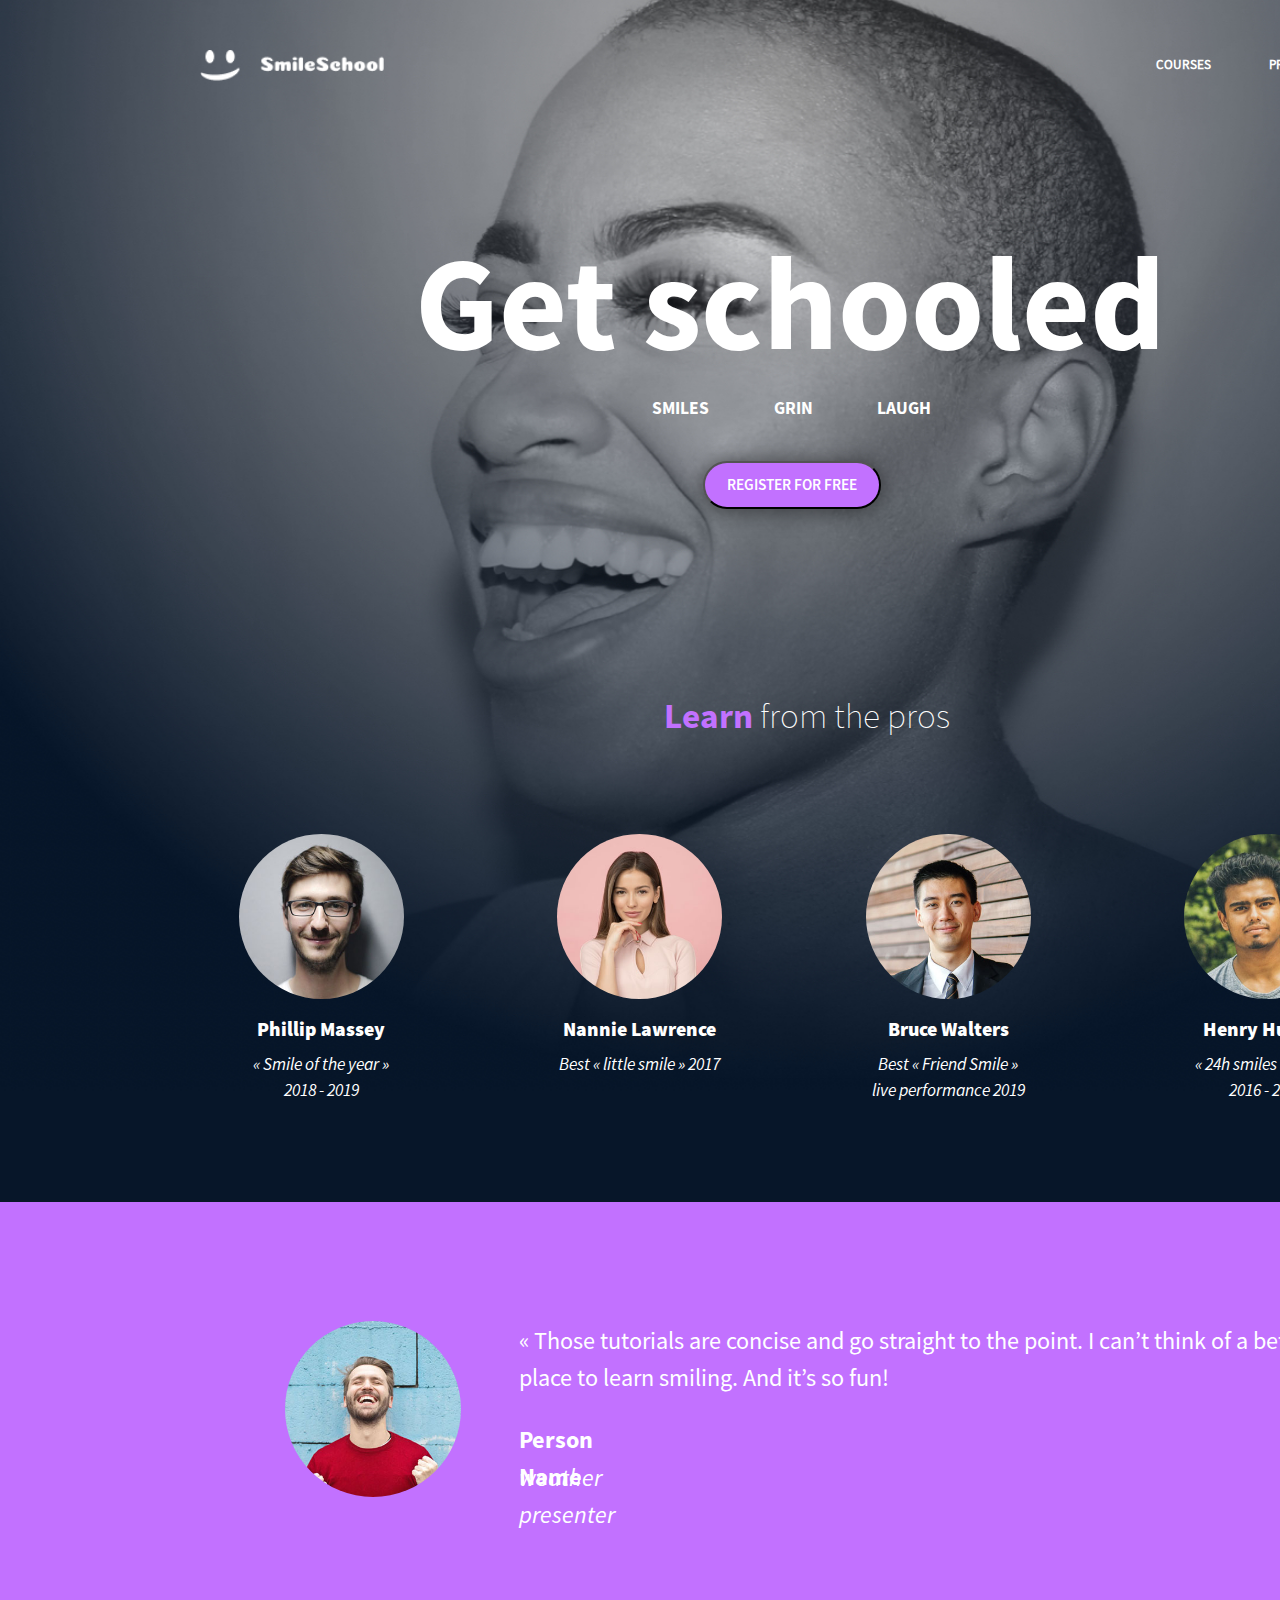
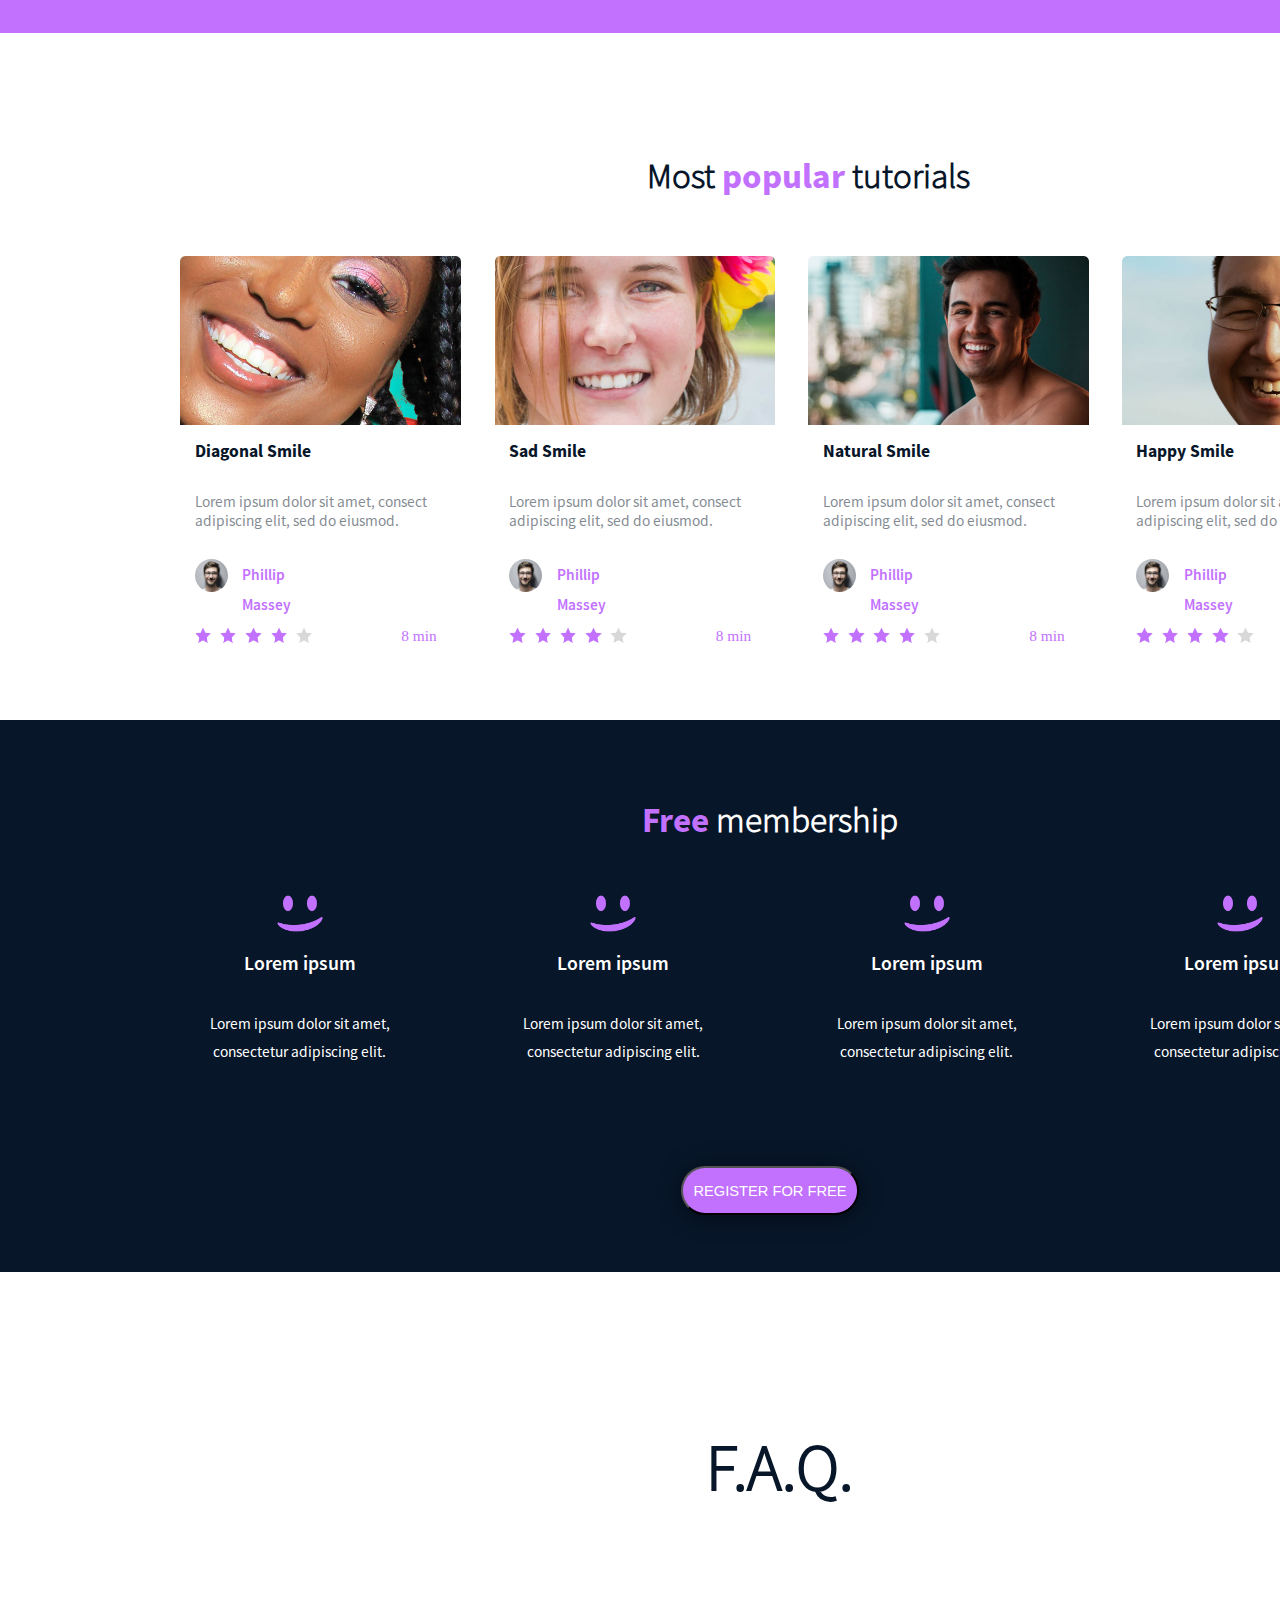
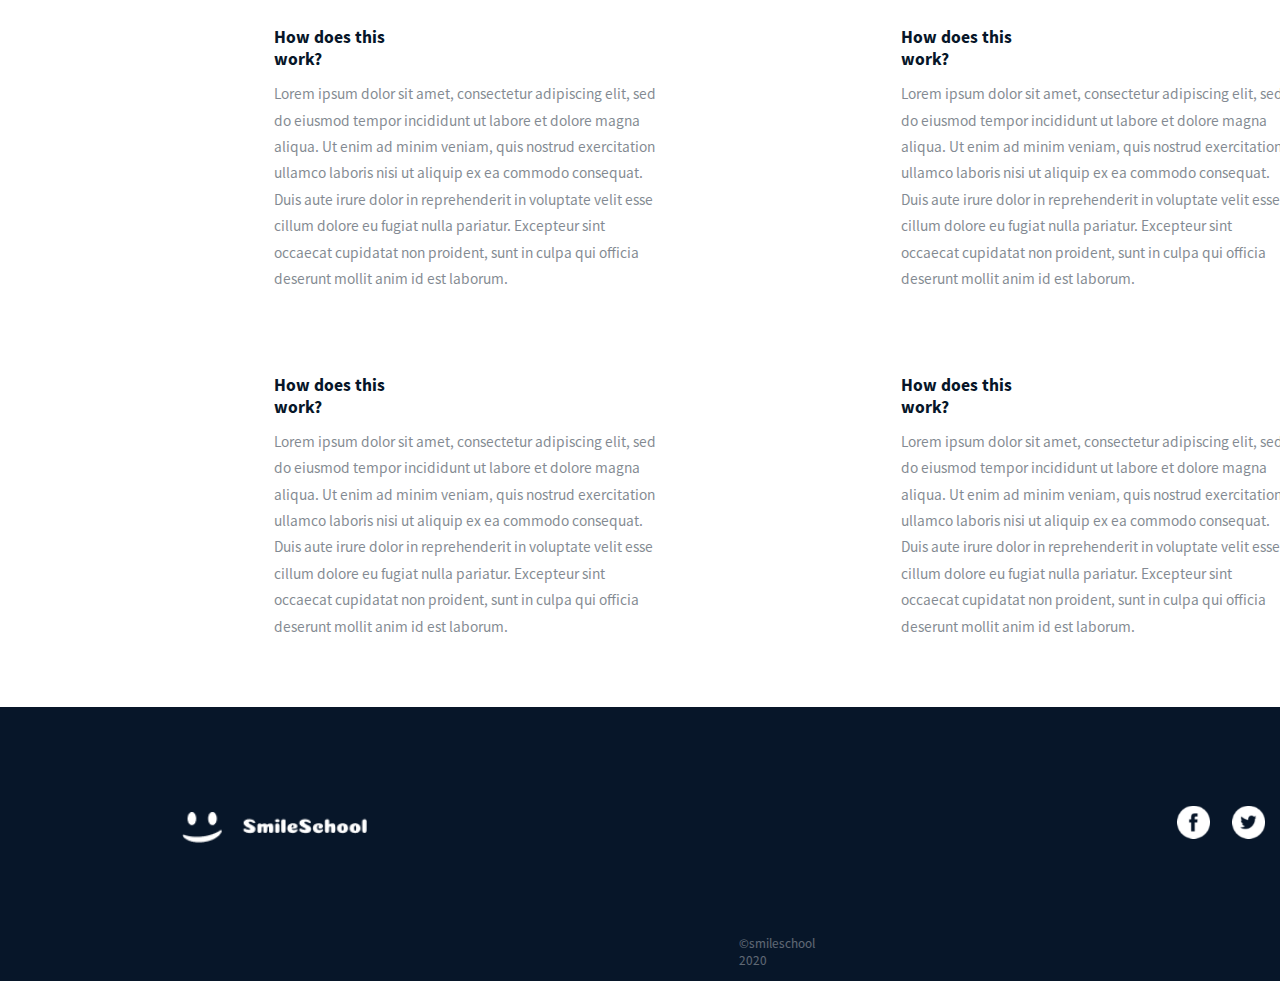
<file: css_advanced/index.html>
<!DOCTYPE html>
<html lang="en">
    <head>
        <link rel="stylesheet" href="styles.css">
    </head>
    <body>
<!--Header-->
        <header class="bg">
            <div class="header">
                <a href="url" class="logo"><img src="images/logo.png"></a>
                <nav class="menu">
                    <a href="url" class="courses">COURSES</a>
                    <a href="url" class="pricing">PRICING</a>
                    <a href="url" class="login">LOGIN</a>
                </nav>
            </div>
<!--Banner-->
            <section class="ban_cont">
                <div>
                    <h1 class="get_schooled">Get schooled</h1>
                    <p class="sgl"><span class="smiles">SMILES</span><span class="grin">GRIN</span><span class="laugh">LAUGH</span></p>
                    <button class="register">REGISTER FOR FREE</button>
                </div>
                <div>
                    <h2 class="learn">Learn <span class="ftp">from the pros</span></h2>
                    <div class="pros">
                        <div class="pro_1">
                            <img class="pro_pic" src="images/profile_1.jpg">
                            <h3 class="pro_name">Phillip Massey</h3>
                            <p class="accolade">« Smile of the year » 2018 - 2019</p>
                        </div>
                        <div class="pro_2">
                            <img class="pro_pic" src="images/profile_2.jpg">
                            <h3 class="pro_name">Nannie Lawrence</h3>
                            <p class="accolade">Best « little smile » 2017</p>
                        </div>
                        <div class="pro_3">
                            <img class="pro_pic" src="images/profile_3.jpg">
                            <h3 class="pro_name">Bruce Walters</h3>
                            <p class="accolade">Best « Friend Smile » live performance 2019</p>
                        </div>
                        <div class="pro_4">
                            <img class="pro_pic" src="images/profile_4.jpg">
                            <h3 class="pro_name">Henry Hughes</h3>
                            <p class="accolade">« 24h smiles » winner 2016 - 2019</p>
                        </div>
                    </div>
                </div>
            </section>
        </header>
        <main>
<!--Quote-->
            <section class="test_cont">
                <div class="testimonial">
                    <img class="testpro" src="images/profile_5.jpg">
                    <div class="test_text_cont">
                        <blockquote class="ttbq">« Those tutorials are concise and go straight to the point. I can’t think of a better place to learn smiling. And it’s so fun!</blockquote>
                        <p class="ttp1">Person Name</p>
                        <p class="ttp2">weather presenter</p>
                    </div>
                </div>
            </section>
<!--Videos-->
            <section class="tutorial_master">
                <h1 class="mostpop">Most <span class="popular">popular</span> tutorials</h1>
                <div class="tut_cont">
                    <div class="vid_cont d_pose">
                        <img class="tut_vid" src="images/thumbnail_4.jpg">
                        <h2 class="tut_name">Diagonal Smile</h2>
                        <p class="tut_lorem">Lorem ipsum dolor sit amet, consect adipiscing elit, sed do eiusmod.</p>
                        <div class="phil_cont">
                            <img class="lilphil" src="images/profile_1.jpg">
                            <h3 class="phil">Phillip Massey</h3>
                        </div>
                        <div class="startime_cont">
                            <div class="star_cont">
                                <img class="star" src="images/star_on.png">
                                <img class="star" src="images/star_on.png">
                                <img class="star" src="images/star_on.png">
                                <img class="star" src="images/star_on.png">
                                <img class="star" src="images/star_off.png">
                            </div>
                            <p class="time">8 min</p>
                        </div>
                    </div>
                    <div class="vid_cont s_pose">
                        <img class="tut_vid" src="images/thumbnail_3.jpg">
                        <h2 class="tut_name">Sad Smile</h2>
                        <p class="tut_lorem">Lorem ipsum dolor sit amet, consect adipiscing elit, sed do eiusmod.</p>
                        <div class="phil_cont">
                            <img class="lilphil" src="images/profile_1.jpg">
                            <h3 class="phil">Phillip Massey</h3>
                        </div>
                        <div class="startime_cont">
                            <div class="star_cont">
                                <img class="star" src="images/star_on.png">
                                <img class="star" src="images/star_on.png">
                                <img class="star" src="images/star_on.png">
                                <img class="star" src="images/star_on.png">
                                <img class="star" src="images/star_off.png">
                            </div>
                            <p class="time">8 min</p>
                        </div>
                    </div>
                    <div class="vid_cont n_pose">
                        <img class="tut_vid" src="images/thumbnail_1.jpg">
                        <h2 class="tut_name">Natural Smile</h2>
                        <p class="tut_lorem">Lorem ipsum dolor sit amet, consect adipiscing elit, sed do eiusmod.</p>
                        <div class="phil_cont">
                            <img class="lilphil" src="images/profile_1.jpg">
                            <h3 class="phil">Phillip Massey</h3>
                        </div>
                        <div class="startime_cont">
                            <div class="star_cont">
                                <img class="star" src="images/star_on.png">
                                <img class="star" src="images/star_on.png">
                                <img class="star" src="images/star_on.png">
                                <img class="star" src="images/star_on.png">
                                <img class="star" src="images/star_off.png">
                            </div>
                            <p class="time">8 min</p>
                        </div>
                    </div>
                    <div class="vid_cont h_pose">
                        <img class="tut_vid" src="images/thumbnail_2.jpg">
                        <h2 class="tut_name">Happy Smile</h2>
                        <p class="tut_lorem">Lorem ipsum dolor sit amet, consect adipiscing elit, sed do eiusmod.</p>
                        <div class="phil_cont">
                            <img class="lilphil" src="images/profile_1.jpg">
                            <h3 class="phil">Phillip Massey</h3>
                        </div>
                        <div class="startime_cont">
                            <div class="star_cont">
                                <img class="star" src="images/star_on.png">
                                <img class="star" src="images/star_on.png">
                                <img class="star" src="images/star_on.png">
                                <img class="star" src="images/star_on.png">
                                <img class="star" src="images/star_off.png">
                            </div>
                            <p class="time">8 min</p>
                        </div>
                    </div>
                </div>
            </section>
<!--Membership-->
            <section class="member_cont">
                <h1 class="free_mem">Free <span class="membership">membership</span></h1>
                <div class="smileline">
                    <div class="smile_cont">
                        <img class="smile" src="images/smile_on.png">
                        <h2 class="memlorem_h2">Lorem ipsum</h2>
                        <p class="memlorem_p">Lorem ipsum dolor sit amet, consectetur adipiscing elit.</p>
                    </div>
                    <div class="smile_cont">
                        <img class="smile" src="images/smile_on.png">
                        <h2 class="memlorem_h2">Lorem ipsum</h2>
                        <p class="memlorem_p">Lorem ipsum dolor sit amet, consectetur adipiscing elit.</p>
                    </div>
                    <div class="smile_cont">
                        <img class="smile" src="images/smile_on.png">
                        <h2 class="memlorem_h2">Lorem ipsum</h2>
                        <p class="memlorem_p">Lorem ipsum dolor sit amet, consectetur adipiscing elit.</p>
                    </div>
                    <div class="smile_cont">
                        <img class="smile" src="images/smile_on.png">
                        <h2 class="memlorem_h2">Lorem ipsum</h2>
                        <p class="memlorem_p">Lorem ipsum dolor sit amet, consectetur adipiscing elit.</p>
                    </div>
                </div>
                <button class="membutton">REGISTER FOR FREE</button>
            </section>
<!--FAQ-->
            <section class="faq_cont">
                <h1 class="faq_h1">F.A.Q.</h1>
                <div class="faqs">
                    <div class="q_cont">
                        <div class="q_text">
                            <h2 class="faq_h2">How does this work?</h2>
                            <p class="faq_lorem">Lorem ipsum dolor sit amet, consectetur adipiscing elit, sed do eiusmod tempor incididunt ut labore et dolore magna aliqua. Ut enim ad minim veniam, quis nostrud exercitation ullamco laboris nisi ut aliquip ex ea commodo consequat. Duis aute irure dolor in reprehenderit in voluptate velit esse cillum dolore eu fugiat nulla pariatur. Excepteur sint occaecat cupidatat non proident, sunt in culpa qui officia deserunt mollit anim id est laborum.</p>
                        </div>
                        <div class="q_text">
                            <h2 class="faq_h2">How does this work?</h2>
                            <p class="faq_lorem">Lorem ipsum dolor sit amet, consectetur adipiscing elit, sed do eiusmod tempor incididunt ut labore et dolore magna aliqua. Ut enim ad minim veniam, quis nostrud exercitation ullamco laboris nisi ut aliquip ex ea commodo consequat. Duis aute irure dolor in reprehenderit in voluptate velit esse cillum dolore eu fugiat nulla pariatur. Excepteur sint occaecat cupidatat non proident, sunt in culpa qui officia deserunt mollit anim id est laborum.</p>
                        </div>
                    </div>
                    <div class="q_cont">
                        <div class="q_text">
                            <h2 class="faq_h2">How does this work?</h2>
                            <p class="faq_lorem">Lorem ipsum dolor sit amet, consectetur adipiscing elit, sed do eiusmod tempor incididunt ut labore et dolore magna aliqua. Ut enim ad minim veniam, quis nostrud exercitation ullamco laboris nisi ut aliquip ex ea commodo consequat. Duis aute irure dolor in reprehenderit in voluptate velit esse cillum dolore eu fugiat nulla pariatur. Excepteur sint occaecat cupidatat non proident, sunt in culpa qui officia deserunt mollit anim id est laborum.</p>
                        </div>
                        <div class="q_text">
                            <h2 class="faq_h2">How does this work?</h2>
                            <p class="faq_lorem">Lorem ipsum dolor sit amet, consectetur adipiscing elit, sed do eiusmod tempor incididunt ut labore et dolore magna aliqua. Ut enim ad minim veniam, quis nostrud exercitation ullamco laboris nisi ut aliquip ex ea commodo consequat. Duis aute irure dolor in reprehenderit in voluptate velit esse cillum dolore eu fugiat nulla pariatur. Excepteur sint occaecat cupidatat non proident, sunt in culpa qui officia deserunt mollit anim id est laborum.</p>
                        </div>
                    </div>
                </div>
            </section>
        </main>
<!--Footer-->
        <footer class="footer_cont">
            <div>
                <div>
                    <a href="url"><img class="footer_logo" src="images/logo.png"></a>
                    <div class="icon_cont">
                        <a href="url"><img class="soc_icon" src="images/social_fb.png"></a>
                        <a href="url"><img class="soc_icon" src="images/social_twitter.png"></a>
                        <a href="url"><img class="soc_icon" src="images/social_insta.png"></a>
                    </div>
                </div>
                <p class="copyright">©smileschool 2020</p>
            </div>
        </footer>
    </body>
</html>
</file>
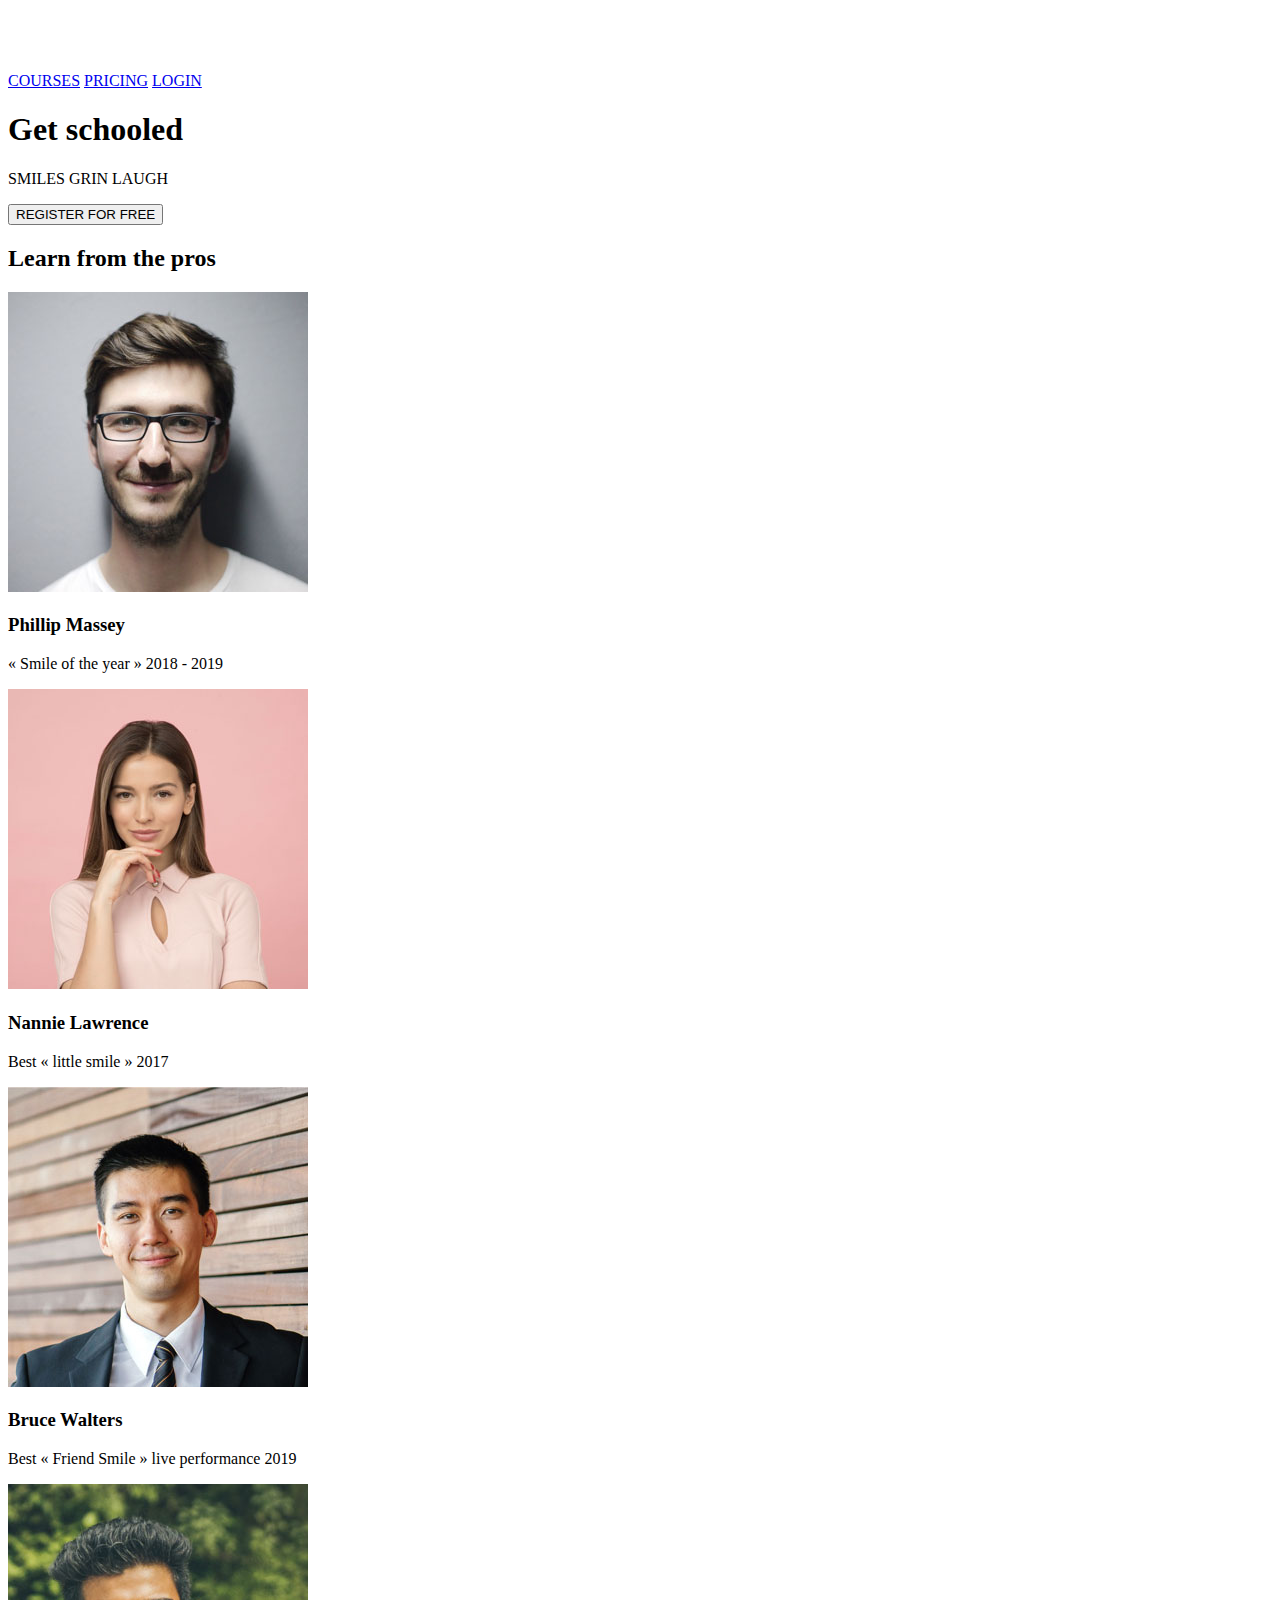
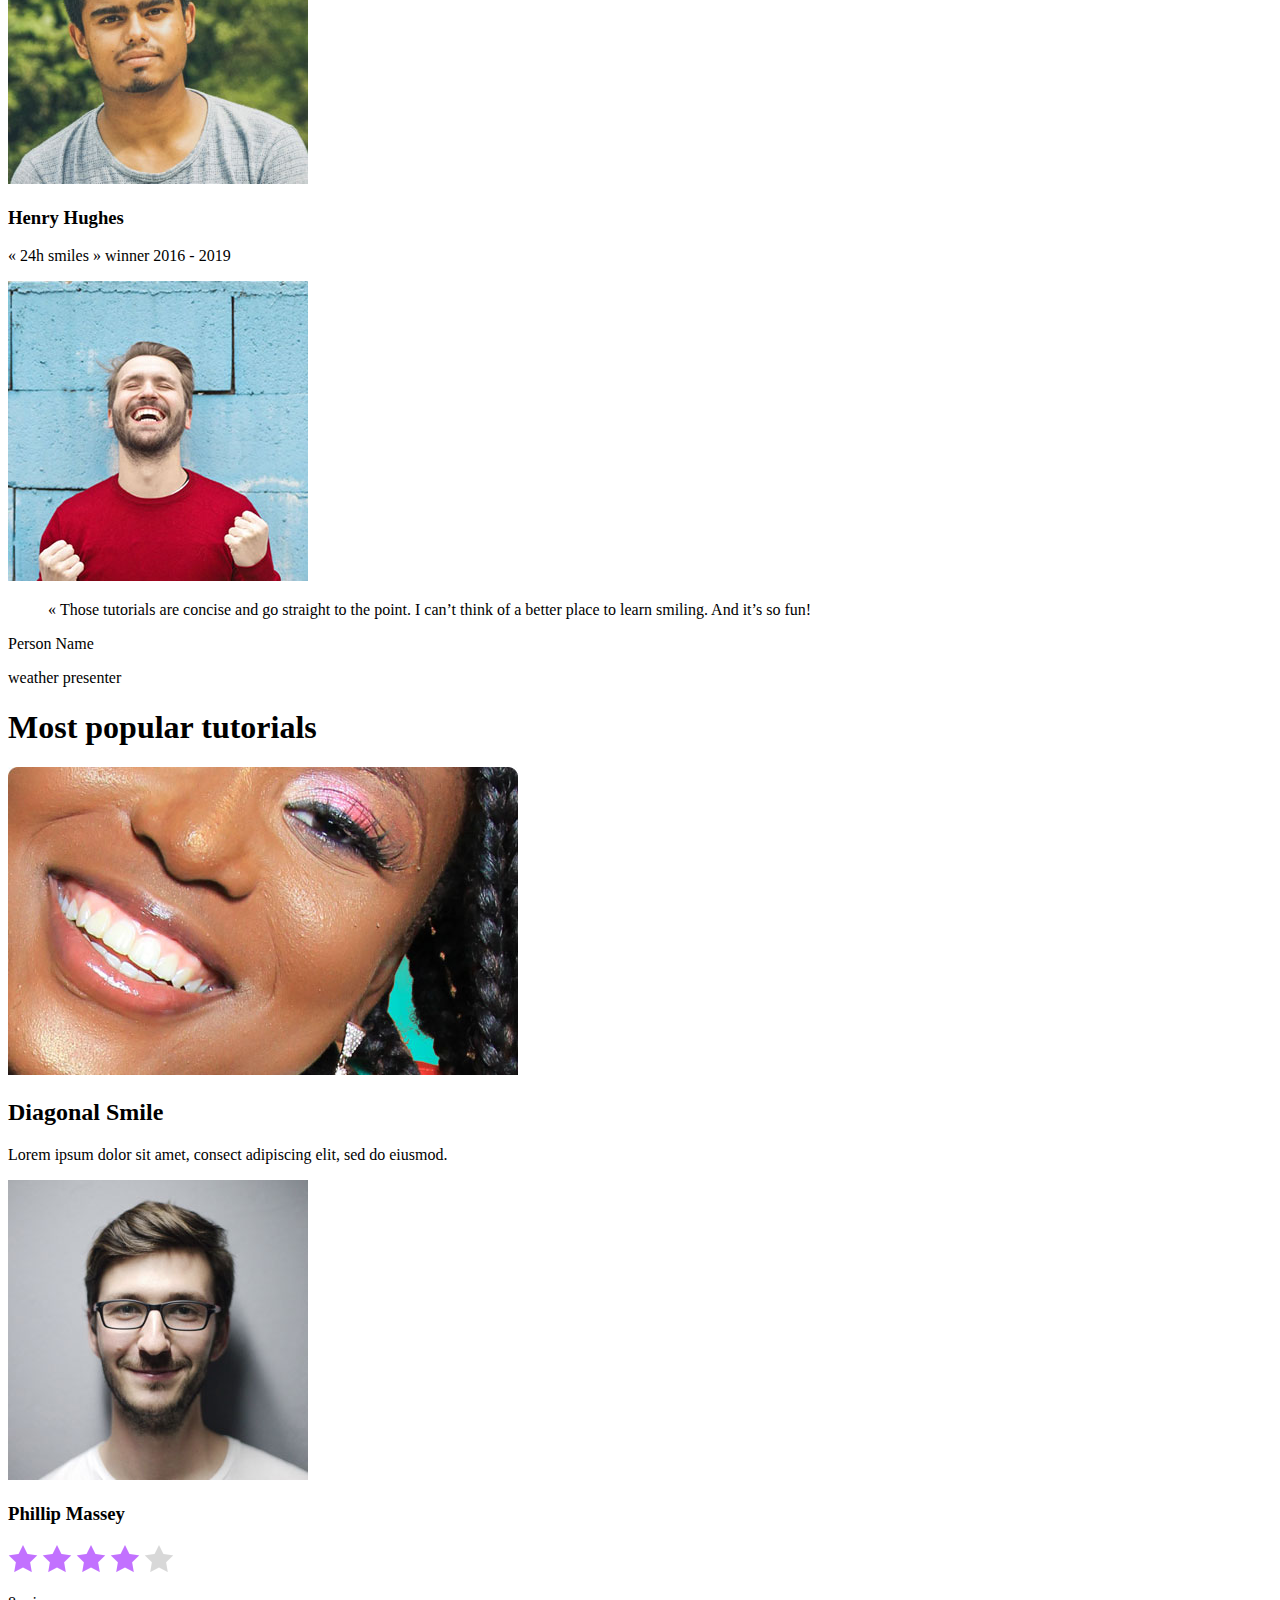
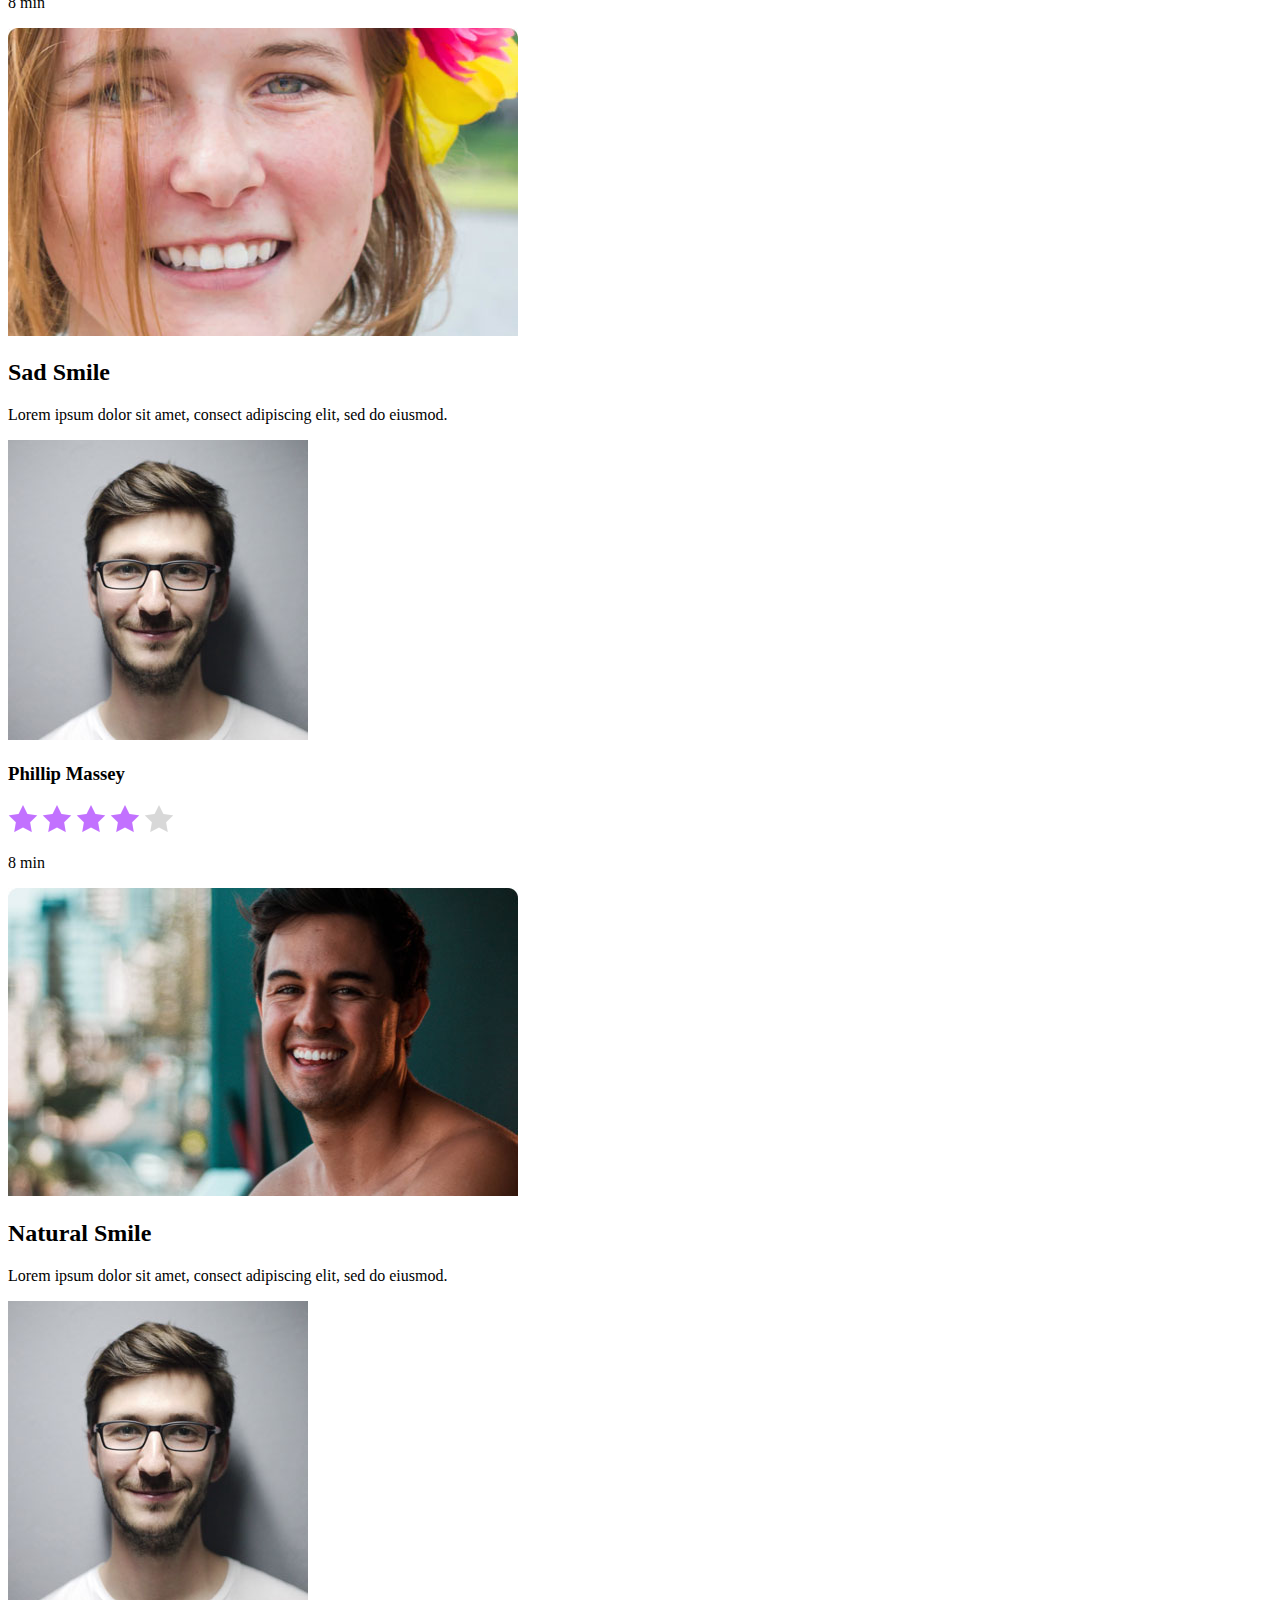
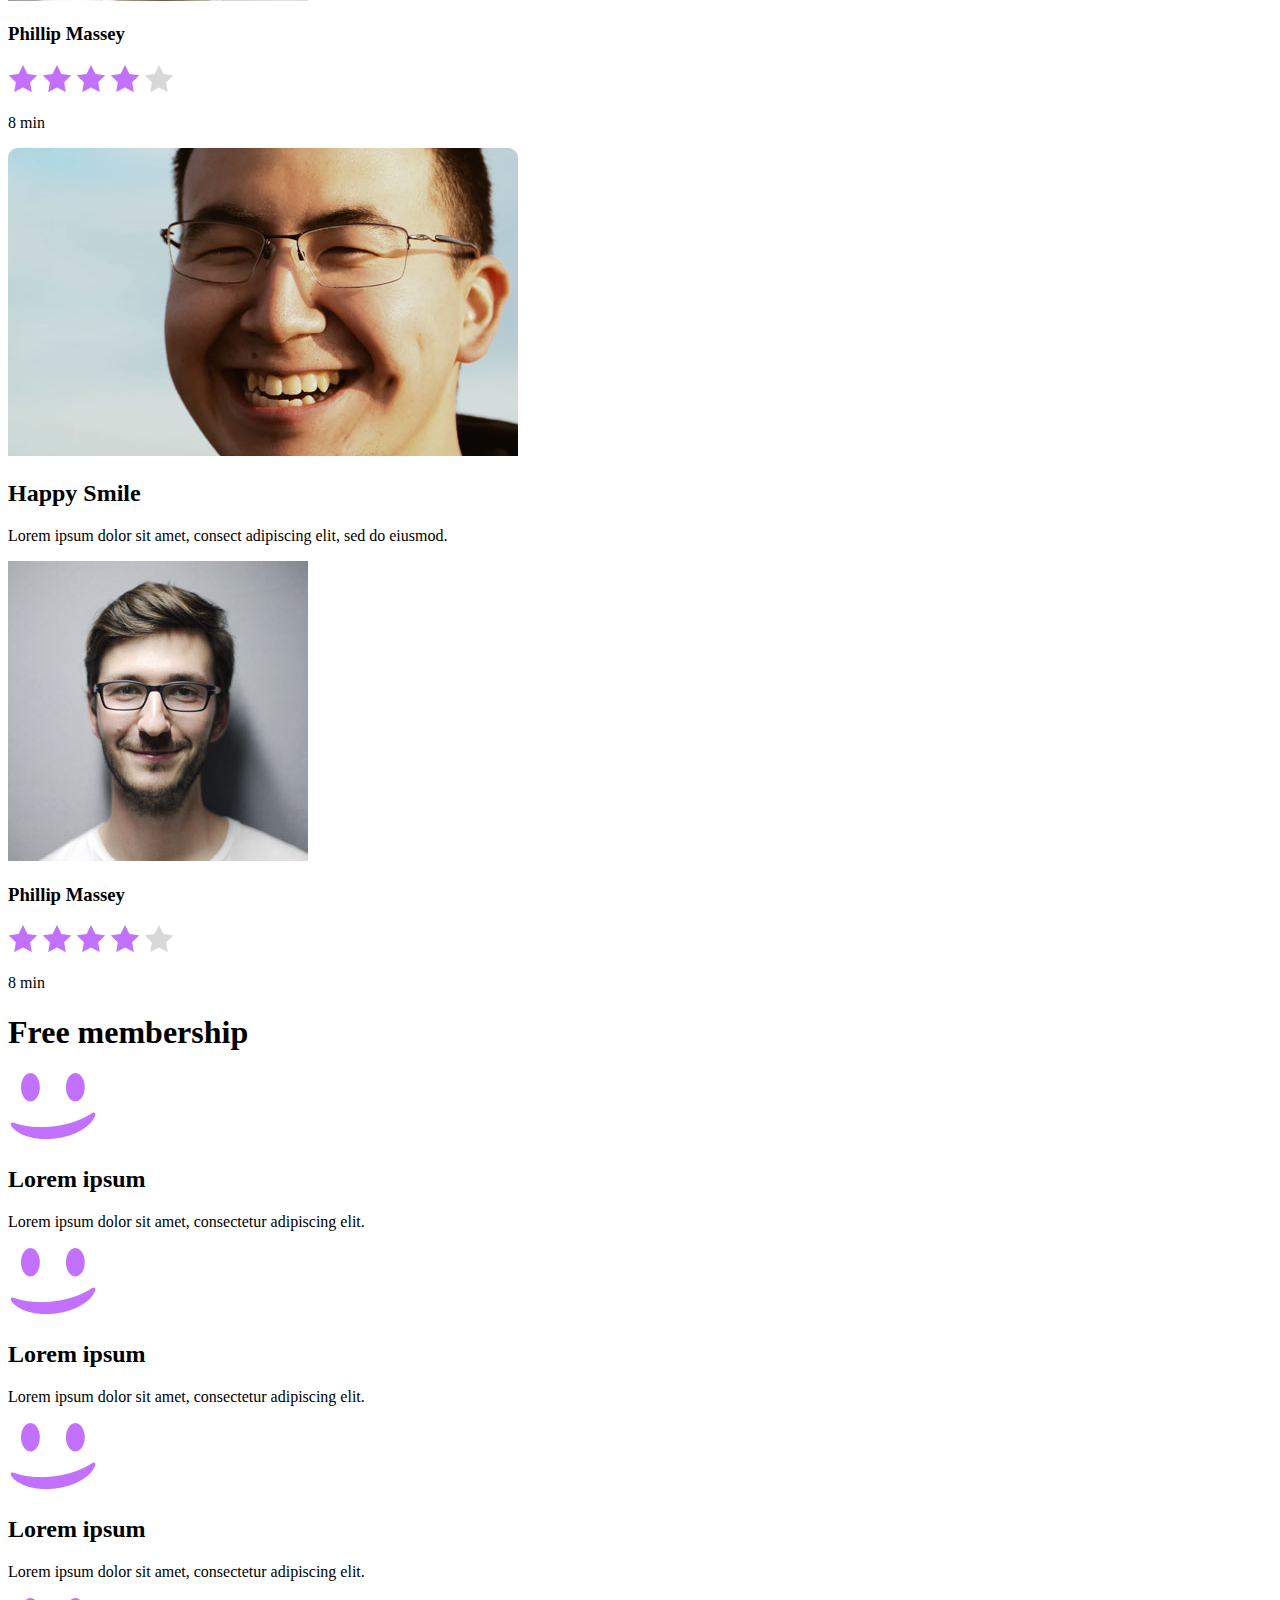
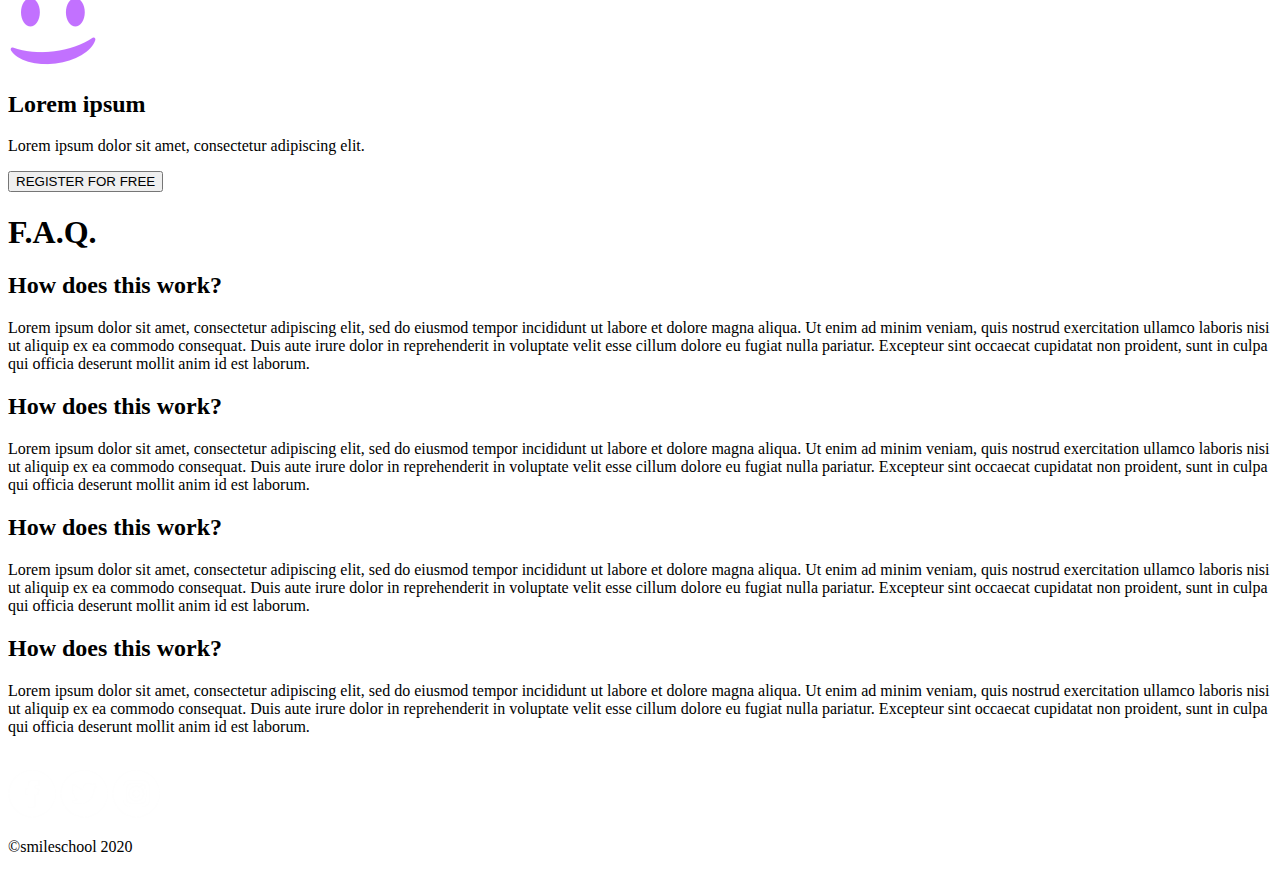
<file: html_advanced/index.html>
<!DOCTYPE html>
<html lang="en">
    <head></head>
    <body>
<!--1. Header-->
        <header>
            <div>
                <a href="url"><img src="images/logo.png"></a>
                <nav>
                    <a href="url">COURSES</a>
                    <a href="url">PRICING</a>
                    <a href="url">LOGIN</a>
                </nav>
            </div>
<!--2. Banner-->
            <section>
                <div>
                    <h1>Get schooled</h1>
                    <p>SMILES GRIN LAUGH</p>
                    <button>REGISTER FOR FREE</button>
                </div>
                <div>
                    <h2>Learn from the pros</h2>
                    <div>
                        <div>
                            <img src="images/profile_1.jpg">
                            <h3>Phillip Massey</h3>
                            <p>« Smile of the year » 2018 - 2019</p>
                        </div>
                        <div>
                            <img src="images/profile_2.jpg">
                            <h3>Nannie Lawrence</h3>
                            <p>Best « little smile » 2017</p>
                        </div>
                        <div>
                            <img src="images/profile_3.jpg">
                            <h3>Bruce Walters</h3>
                            <p>Best « Friend Smile » live performance 2019</p>
                        </div>
                        <div>
                            <img src="images/profile_4.jpg">
                            <h3>Henry Hughes</h3>
                            <p>« 24h smiles » winner 2016 - 2019</p>
                        </div>
                    </div>
                </div>
            </section>
        </header>
        <main>
<!--3. Quote-->
            <section>
                <div>
                    <img src="images/profile_5.jpg">
                    <div>
                        <blockquote>« Those tutorials are concise and go straight to the point. I can’t think of a better place to learn smiling. And it’s so fun!</blockquote>
                        <p>Person Name</p>
                        <p>weather presenter</p>
                    </div>
                </div>
            </section>
<!--4. Videos-->
            <section>
                <h1>Most popular tutorials</h1>
                <div>
                    <div>
                        <img src="images/thumbnail_4.jpg">
                        <h2>Diagonal Smile</h2>
                        <p>Lorem ipsum dolor sit amet, consect adipiscing elit, sed do eiusmod.</p>
                        <div>
                            <img src="images/profile_1.jpg">
                            <h3>Phillip Massey</h3>
                        </div>
                        <div>
                            <div>
                                <img src="images/star_on.png">
                                <img src="images/star_on.png">
                                <img src="images/star_on.png">
                                <img src="images/star_on.png">
                                <img src="images/star_off.png">
                            </div>
                            <p>8 min</p>
                        </div>
                    </div>
                    <div>
                        <img src="images/thumbnail_3.jpg">
                        <h2>Sad Smile</h2>
                        <p>Lorem ipsum dolor sit amet, consect adipiscing elit, sed do eiusmod.</p>
                        <div>
                            <img src="images/profile_1.jpg">
                            <h3>Phillip Massey</h3>
                        </div>
                        <div>
                            <div>
                                <img src="images/star_on.png">
                                <img src="images/star_on.png">
                                <img src="images/star_on.png">
                                <img src="images/star_on.png">
                                <img src="images/star_off.png">
                            </div>
                            <p>8 min</p>
                        </div>
                    </div>
                    <div>
                        <img src="images/thumbnail_1.jpg">
                        <h2>Natural Smile</h2>
                        <p>Lorem ipsum dolor sit amet, consect adipiscing elit, sed do eiusmod.</p>
                        <div>
                            <img src="images/profile_1.jpg">
                            <h3>Phillip Massey</h3>
                        </div>
                        <div>
                            <div>
                                <img src="images/star_on.png">
                                <img src="images/star_on.png">
                                <img src="images/star_on.png">
                                <img src="images/star_on.png">
                                <img src="images/star_off.png">
                            </div>
                            <p>8 min</p>
                        </div>
                    </div>
                    <div>
                        <img src="images/thumbnail_2.jpg">
                        <h2>Happy Smile</h2>
                        <p>Lorem ipsum dolor sit amet, consect adipiscing elit, sed do eiusmod.</p>
                        <div>
                            <img src="images/profile_1.jpg">
                            <h3>Phillip Massey</h3>
                        </div>
                        <div>
                            <div>
                                <img src="images/star_on.png">
                                <img src="images/star_on.png">
                                <img src="images/star_on.png">
                                <img src="images/star_on.png">
                                <img src="images/star_off.png">
                            </div>
                            <p>8 min</p>
                        </div>
                    </div>
                </div>
            </section>
<!--5. Membership-->
            <section>
                <h1>Free membership</h1>
                <div>
                    <div>
                        <img src="images/smile_on.png">
                        <h2>Lorem ipsum</h2>
                        <p>Lorem ipsum dolor sit amet, consectetur adipiscing elit.</p>
                    </div>
                    <div>
                        <img src="images/smile_on.png">
                        <h2>Lorem ipsum</h2>
                        <p>Lorem ipsum dolor sit amet, consectetur adipiscing elit.</p>
                    </div>
                    <div>
                        <img src="images/smile_on.png">
                        <h2>Lorem ipsum</h2>
                        <p>Lorem ipsum dolor sit amet, consectetur adipiscing elit.</p>
                    </div>
                    <div>
                        <img src="images/smile_on.png">
                        <h2>Lorem ipsum</h2>
                        <p>Lorem ipsum dolor sit amet, consectetur adipiscing elit.</p>
                    </div>
                </div>
                <button>REGISTER FOR FREE</button>
            </section>
<!--6. FAQ-->
            <section>
                <h1>F.A.Q.</h1>
                <div>
                    <div>
                        <div>
                            <h2>How does this work?</h2>
                            <p>Lorem ipsum dolor sit amet, consectetur adipiscing elit, sed do eiusmod tempor incididunt ut labore et dolore magna aliqua. Ut enim ad minim veniam, quis nostrud exercitation ullamco laboris nisi ut aliquip ex ea commodo consequat. Duis aute irure dolor in reprehenderit in voluptate velit esse cillum dolore eu fugiat nulla pariatur. Excepteur sint occaecat cupidatat non proident, sunt in culpa qui officia deserunt mollit anim id est laborum.</p>
                        </div>
                        <div>
                            <h2>How does this work?</h2>
                            <p>Lorem ipsum dolor sit amet, consectetur adipiscing elit, sed do eiusmod tempor incididunt ut labore et dolore magna aliqua. Ut enim ad minim veniam, quis nostrud exercitation ullamco laboris nisi ut aliquip ex ea commodo consequat. Duis aute irure dolor in reprehenderit in voluptate velit esse cillum dolore eu fugiat nulla pariatur. Excepteur sint occaecat cupidatat non proident, sunt in culpa qui officia deserunt mollit anim id est laborum.</p>
                        </div>
                    </div>
                    <div>
                        <div>
                            <h2>How does this work?</h2>
                            <p>Lorem ipsum dolor sit amet, consectetur adipiscing elit, sed do eiusmod tempor incididunt ut labore et dolore magna aliqua. Ut enim ad minim veniam, quis nostrud exercitation ullamco laboris nisi ut aliquip ex ea commodo consequat. Duis aute irure dolor in reprehenderit in voluptate velit esse cillum dolore eu fugiat nulla pariatur. Excepteur sint occaecat cupidatat non proident, sunt in culpa qui officia deserunt mollit anim id est laborum.</p>
                        </div>
                        <div>
                            <h2>How does this work?</h2>
                            <p>Lorem ipsum dolor sit amet, consectetur adipiscing elit, sed do eiusmod tempor incididunt ut labore et dolore magna aliqua. Ut enim ad minim veniam, quis nostrud exercitation ullamco laboris nisi ut aliquip ex ea commodo consequat. Duis aute irure dolor in reprehenderit in voluptate velit esse cillum dolore eu fugiat nulla pariatur. Excepteur sint occaecat cupidatat non proident, sunt in culpa qui officia deserunt mollit anim id est laborum.</p>
                        </div>
                    </div>
                </div>
            </section>
        </main>
<!--7. Footer-->
        <footer>
            <div>
                <div>
                    <a href="url"><img></a>
                    <div>
                        <a href="url"><img src="images/social_fb.png"></a>
                        <a href="url"><img src="images/social_twitter.png"></a>
                        <a href="url"><img src="images/social_insta.png"></a>
                    </div>
                </div>
                <p>©smileschool 2020</p>
            </div>
        </footer>
    </body>
</html>
</file>
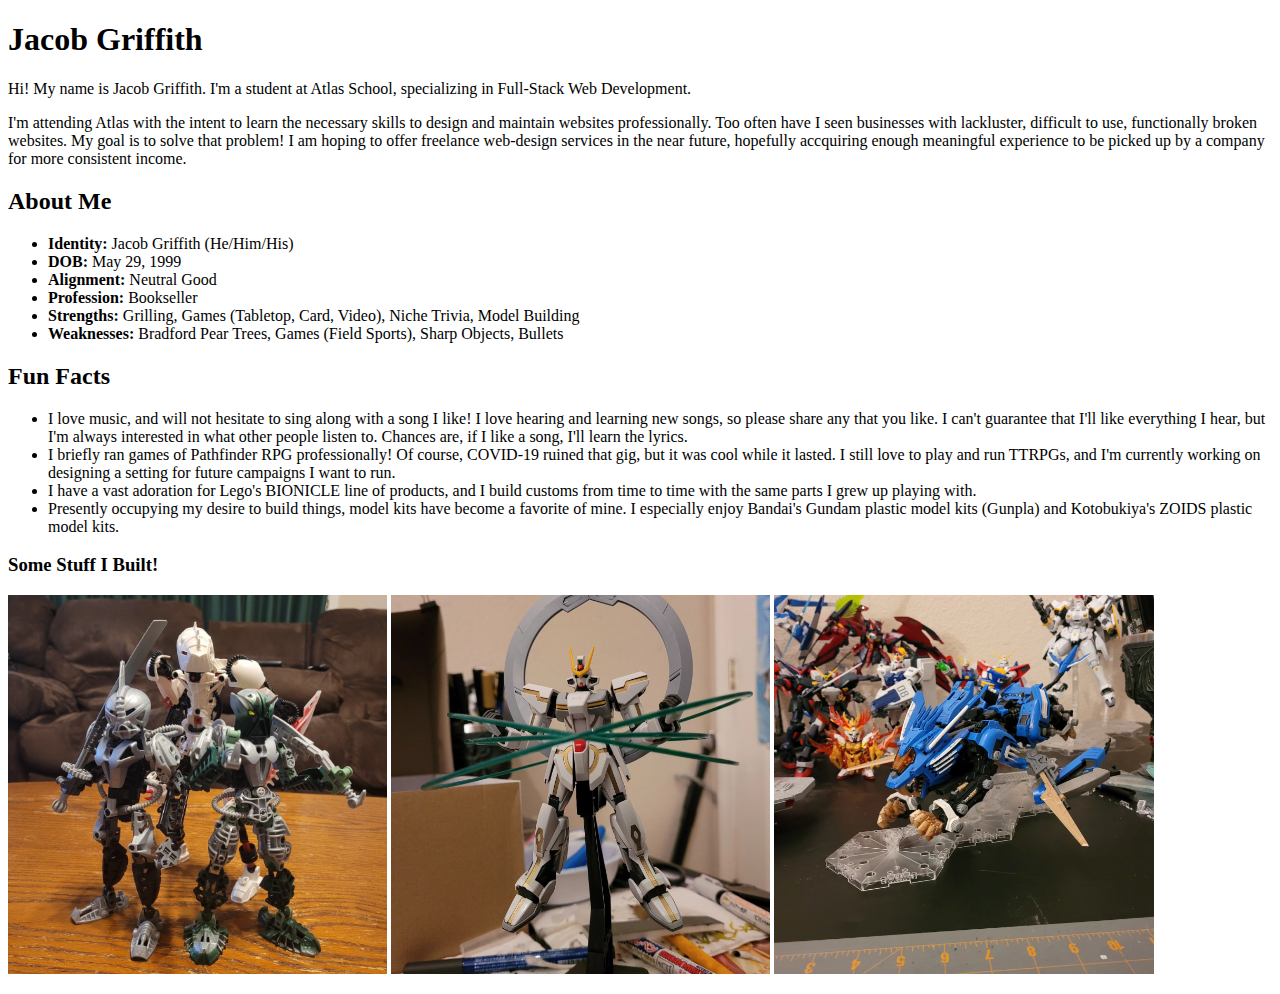
<file: html_head/index.html>
<!DOCTYPE html>
<html lang="en">
    <head>
        <title>Smile School - Home</title>
        <link rel="icon" href="images/favicon.ico" type="image/x-icon">
        <meta charset="UTF-8">
        <meta name="description" content="Smile School - Tutorials for how to have the best smile for any occasion">
        <meta name="keywords" content="Smile, Tutorial, SmileSchool, Smiles, Grin, Laugh, Happy Smile, Natural Smile, Sad Smile, Diagnal Smile">
        <meta name="author" content="Jacob Griffith">
        <meta name="viewport" content="width=device-width, initial-scale=1.0">
    </head>
    <body>
        <h1>Jacob Griffith</h1>
        <p>
            Hi! My name is Jacob Griffith. I'm a student at Atlas School, specializing in Full-Stack Web Development.
        </p>
        <p>
            I'm attending Atlas with the intent to learn the necessary skills to design and maintain websites professionally. Too often have I seen businesses with lackluster, difficult to use, functionally broken websites. My goal is to solve that problem! I am hoping to offer freelance web-design services in the near future, hopefully accquiring enough meaningful experience to be picked up by a company for more consistent income.
        </p>
        <h2>About Me</h2>
        <p>
            <ul>
                <li><b>Identity:</b> Jacob Griffith (He/Him/His)</li>
                <li><b>DOB:</b> May 29, 1999</li>
                <li><b>Alignment:</b> Neutral Good</li>
                <li><b>Profession:</b> Bookseller</li>
                <li><b>Strengths:</b> Grilling, Games (Tabletop, Card, Video), Niche Trivia, Model Building</li>
                <li><b>Weaknesses:</b> Bradford Pear Trees, Games (Field Sports), Sharp Objects, Bullets</li>
            </ul>
        </p>
        <h2>Fun Facts</h2>
        <p>
            <ul>
                <li>I love music, and will not hesitate to sing along with a song I like! I love hearing and learning new songs, so please share any that you like. I can't guarantee that I'll like everything I hear, but I'm always interested in what other people listen to. Chances are, if I like a song, I'll learn the lyrics.</li>
                <li>I briefly ran games of Pathfinder RPG professionally! Of course, COVID-19 ruined that gig, but it was cool while it lasted. I still love to play and run TTRPGs, and I'm currently working on designing a setting for future campaigns I want to run.</li>
                <li>I have a vast adoration for Lego's BIONICLE line of products, and I build customs from time to time with the same parts I grew up playing with.</li>
                <li>Presently occupying my desire to build things, model kits have become a favorite of mine. I especially enjoy Bandai's Gundam plastic model kits (Gunpla) and Kotobukiya's ZOIDS plastic model kits.</li>
            </ul>
            <h3>Some Stuff I Built!</h3>
            <p>
                <img src="images/BionicleMocs2023.png" alt="2023 Bionicle Customs" style="width: 30%; height: auto;">
                <img src="images/Stargazer.png" alt="HG Gundam Stargazer 1/144 scale model" style="width: 30%; height: auto;">
                <img src="images/BladeLiger.png" alt="HMM ZOIDS Blade Liger AB 1/72 scale model" style="width: 30%; height: auto;">
            </p>
        </p>
    </body>
</html>
</file>
<file: css_advanced/styles.css>
@font-face {
    font-family: SourceSansPro;
    src:url(fonts/SourceSansPro-Regular.otf)
}

@font-face {
    font-family: SourceSansProBold;
    src:url(fonts/SourceSansPro-Bold.otf)
}

@font-face {
    font-family: SourceSansProSemibold;
    src:url(fonts/SourceSansPro-Semibold.otf)
}

@font-face {
    font-family: SourceSansProLight;
    src:url(fonts/SourceSansPro-Light.otf)
}

@font-face {
    font-family: SourceSansProExtraLight;
    src:url(fonts/SourceSansPro-ExtraLight.otf)
}

@font-face {
    font-family: SourceSansProIt;
    src: url(fonts/SourceSansPro-It.otf);
}

@font-face {
    font-family: SourceSansProBlack;
    src: url(fonts/SourceSansPro-Black.otf);
}

@font-face {
    font-family: SourceSansProBlackIt;
    src: url(fonts/SourceSansPro-BlackIt.otf);
}

@font-face {
    font-family: SpinCycle;
    src:url(fonts/spincycle_ot.otf)
}

html{
    margin: 0%;
    padding: 0%;
    zoom: 110%
}

body{
    margin: 0%;
    padding: 0%;
    width: 1400px;
    height: 3718px;
    overflow-x: hidden;
}

div.header{
    position: absolute;
    width: 1103.41px;
    height: 29.46px;
    top: 35.02px;
    left: 171.59px;
    padding: 10px;
    display: flex;
    flex-flow: row nowrap;
    justify-content: space-between;
    align-items: center;
    align-content: space-between;
}

header.bg{
    width: 1400px;
    height: 1093px;
    opacity: 0px;
    background-image: url(images/pic_1.jpg);
    background-repeat: no-repeat;
    mask-border: #071629;
}

a.logo{
    width: 167.02px;
    height: 29.46px;
    top: 35.02px;
    left: 171.59px;
    gap: 0px;
    opacity: 0px;
}

nav.menu{
    width: 234px;
    height: 15px;
    top: 37px;
    left: 1041px;
    gap: 0px;
    opacity: 0px;
    display: flex;
    flex-flow: row nowrap;
    justify-content: space-between;
    align-items: center;
    align-content: space-between;
}

a.courses{
    width: 50px;
    height: 15px;
    gap: 0px;
    font-family: SourceSansPro;
    font-size: 12px;
    font-weight: 700;
    line-height: 15.08px;
    color: #FFFFFF;
    text-decoration: none;
}

a.pricing{
    width: 45px;
    height: 15px;
    left: 102px;
    gap: 0px;
    font-family: SourceSansPro;
    font-size: 12px;
    font-weight: 700;
    line-height: 15.08px;
    color: #FFFFFF; 
    text-decoration: none;       
}

a.login{
    width: 34px;
    height: 15px;
    left: 200px;
    gap: 0px;
    font-family: SourceSansPro;
    font-size: 12px;
    font-weight: 700;
    line-height: 15.08px;
    color: #FFFFFF;
    text-decoration: none;
}

section.ban_cont{
    display: flex;
    flex-flow: column nowrap;
    align-items: center;
    align-content: center;
    justify-content: center;
}

h1.get_schooled{
    position: absolute;
    width: 684px;
    height: 151px;
    top: 120px;
    left: 377px;
    gap: 0px;
    opacity: 0px;
    font-family: SourceSansProBold;
    font-size: 120px;
    font-weight: 700;
    line-height: 150.84px;
    text-align: center;
    color: #FFFFFF;        
}

p.sgl{
    font-family: SourceSansProBold;
    font-size: 16px;
    font-weight: 700;
    line-height: 20.11px;
    text-align: center;
    color: #FFFFFF;
    display: flex;
    justify-content: space-around;
    align-content: space-around;
    justify-items: center;
    align-items: center;
}

span.smiles{
    position: absolute;
    left: 593px;
    top: 361px;
}

span.grin{
    position: absolute;
    left: 704px;
    top: 361px;
}

span.laugh{
    position: absolute;
    left: 797px;
    top: 361px;
}

button.register{
    position: absolute;
    width: 162px;
    height: 44px;
    top: 419px;
    left: 639px;
    border-radius: 22px 22px 22px 22px;
    box-shadow: 0px 2px 20px 0px #00000080;
    font-family: SourceSansProSemibold;
    font-size: 14px;
    font-weight: 600;
    line-height: 17.6px;
    text-align: center;
    color: #FFFFFF;
    background: #C271FF;
}

h2.learn{
    position: absolute;
    left: 604px;
    top: 604px;
    font-family: SourceSansProBold;
    font-size: 32px;
    font-weight: 700;
    line-height: 40.22px;
    text-align: center;    
    color: #C271FF;
}

span.ftp{
    font-family: SourceSansProExtraLight;
    font-size: 32px;
    font-weight: 300;
    line-height: 40.22px;
    text-align: center;
    color: #FFFFFF;
}

div.pros {
    width: 1009px;
    height: 237px;
    top: 758px;
    left: 217px;
    gap: 0px;
    opacity: 0px;
    display: flex;
    flex-flow: row nowrap;
    justify-content: space-evenly;
    align-items: center;
    align-content: space-around;
    color: #FFFFFF;
}

h3.pro_name{
    width: 150px;
    height: 27px;
    margin: 0%;
    position: relative;
    top: 10px;
    text-align: center;
    font-family: SourceSansProBlack;
    font-size: 18px;
    line-height: 27px;
    color: #FFFFFF;
}

p.accolade{
    width: 150px;
    height: 48px;
    text-align: center;
    font-family: SourceSansProIt;
    font-size: 16px;
    line-height: 24px;
    color: #FFFFFF;
}

div.pro_1 {
    position: absolute;
    width: 150px;
    height: 237px;
    top: 758px;
    left: 217px;
    gap: 0px;
    opacity: 0px;
}

div.pro_2{
    position: absolute;
    width: 150px;
    height: 237px;
    top: 758px;
    left: 506px;
    gap: 0px;
    opacity: 0px;
}

div.pro_3{
    position: absolute;
    width: 150px;
    height: 237px;
    top: 758px;
    left: 787px;
    gap: 0px;
    opacity: 0px;
}

div.pro_4{
    position: absolute;
    width: 150px;
    height: 237px;
    top: 758px;
    left: 1076px;
    gap: 0px;
    opacity: 0px;
}

img.pro_pic{
    border-radius: 50%;
    width: 150px;
    height: 150px;
}

section.test_cont{
    background-color: #C271FF;
    width: 1400px;
    height: 392px;
    display: flex;
}

div.testimonial{
    position: relative;
    top: 108px;
    left: 259px;
    display: flex;
}

div.test_text_cont{
    position: relative;
    top: 2px;
    left: 53px;
    width: 730px;
    height: 158px;
    display: block;
}

img.testpro{
    border-radius: 50%;
    width: 160px;
    height: 160px;
}

blockquote.ttbq{
    width: 730px;
    height: 68px;
    margin: 0%;
    font-family: SourceSansPro;
    font-size: 22px;
    line-height: 33.6px;
    color: #FFFFFF;
}

p.ttp1{
    width: 129px;
    height: 34px;
    font-family: SourceSansProBold;
    font-size: 22px;
    line-height: 33.6px;
    color: #FFFFFF;
    margin-bottom: 0%;
}

p.ttp2{
    width: 165px;
    height: 34px;
    font-family: SourceSansProIt;
    font-size: 22px;
    line-height: 33.6px;
    color: #FFFFFF;
    margin: 0%;
}

/* ---TUTORIAL SECTION--- */

section.tutorial_master{
    width: 1228;
    height: 450;
    position: relative;
    top: 87px;
    left: 106px;
    display: flex;
    flex-flow: column nowrap;
}

section.tut_cont{
    display: flex;
    flex-flow: row nowrap;
}

div.vid_cont{
    width: 255px;
    height: 335px;
    display: flex;
    flex-flow: column nowrap;
}

div.d_pose{
    position: absolute;
    top: 115px;
    left: 58px;
}

div.s_pose{
    position: absolute;
    top: 115px;
    left: 344px;
}

div.n_pose{
    position: absolute;
    top: 115px;
    left: 629px;
}

div.h_pose{
    position: absolute;
    top: 115px;
    left: 914px;
}

div.phil_cont{
    margin-left: 13px;
    display: flex;
    gap: 13px;
    align-items: center;
}

div.startime_cont{
    margin-left: 13px;
    display: flex;
    gap: 79px;
    align-items: center;
}

img.tut_vid{
    width: 255px;
    height: 154px;
}

img.lilphil{
    width: 30px;
    height: 30px;
    border-radius: 50%;
}

img.star{
    width: 15px;
    height: 15px;
}

h1.mostpop{
    position: absolute;
    left: 482px;
    top: 0px;
    width: 294px;
    height: 40px;
    font-family: SourceSansProLight;
    font-size: 32px;
    color: #071629;
}

span.popular{
    font-family: SourceSansProBold;
    color: #C271FF;
}

h2.tut_name{
    margin-left: 13px;
    width: auto;
    height: 20px;
    font-family: SourceSansProBold;
    font-size: 16px;
    color: #071629;
}

p.tut_lorem{
    margin-left: 13px;
    width: 242px;
    height: 48px;
    font-family: SourceSansPro;
    font-size: 14px;
    color: #071629;
    opacity: 50.16%;
}

h3.phil{
    width: 86px;
    height: 27px;
    font-family: SourceSansProSemibold;
    font-size: 14px;
    line-height: 27px;
    color: #C271FF;
}

div.star_cont{
    width: 107px;
    height: 15px;
    display: flex;
    gap: 8px;
}

p.time{
    width: 34px;
    height: 27px;
    font-family: SoruceSansProSemibold;
    font-size: 14px;
    line-height: 27px;
    text-align: right;
    color: #C271FF;
}

/* ---MEMBERSHIP SECTION--- */

section.member_cont{
    width: 1400px;
    height: 502px;
    position: relative;
    top: 624px;
    background-color: #071629;
    display: flex;
    flex-flow: column nowrap;
    align-items: center;
}

h1.free_mem{
    position: absolute;
    top: 70px;
    margin: 0%;
    font-family: SourceSansProBold;
    font-size: 32px;
    color: #C271FF;
}

span.membership{
    font-family: SourceSansProLight;
    font-size: 32px;
    color: #FFFFFF;
}

div.smileline{
    position: absolute;
    top: 168px;
    margin: 0%;
    display: flex;
    flex-flow: row nowrap;
    gap: 28px;
    justify-content: center;
}

div.smile_cont{
    width: 257px;
    height: 153px;
    display: flex;
    flex-flow: column nowrap;
    justify-items: center;
    justify-content: center;
    align-items: center;
    align-content: center;
}

img.smile{
    width: 43.67px;
    height: 35.35px;
}

h2.memlorem_h2{
    width: 256px;
    height: 26px;
    font-family: SourceSansProSemibold;
    font-size: 18px;
    line-height: 26px;
    text-align: center;
    color: #FFFFFF;
}

p.memlorem_p{
    width: 212px;
    height: 52px;
    font-family: SourceSansPro;
    font-size: 14px;
    line-height: 26px;
    text-align: center;
    color: #FFFFFF;
}

button.membutton{
    position: absolute;
    top: 406px;
    margin: 0%;
    width: 162px;
    height: 44px;
    border-radius: 22px 22px 22px 22px;
    box-shadow: 0px 2px 20px 0px #00000080;
    color: #FFFFFF;
    background: #C271FF;
}

/* ---FAQ SECTION--- */

section.faq_cont{
    width: 920px;
    height: 707px;
    position: relative;
    top: 656px;
    left: 249px;
    display: flex;
    flex-flow: column nowrap;
    align-items: center;
    gap: 74px;
}

h1.faq_h1{
    position: absolute;
    top: 67px;
    width: 136px;
    height: 75px;
    text-align: center;
    font-family: SourceSansProLight;
    font-size: 60px;
    color: #071629;
}

div.faqs{
    position: absolute;
    top: 216px;
    width: 920px;
    height: 558px;
    display: flex;
    flex-flow: row nowrap;
    gap: 220px;
    align-content: center;
    justify-items: center;
}

div.q_cont{
    position: relative;
    top: 74px;
    width: 350px;
    height: 558px;
    display: flex;
    flex-flow: column nowrap;
    gap: 74px;
}

div.q_text{
    display: flex;
    flex-flow: column nowrap;
    gap: 30px;
}

h2.faq_h2{
    margin: 0%;
    width: 145px;
    height: 20px;
    font-family: SourceSansProBold;
    font-size: 16px;
    color: #071629;
}

p.faq_lorem{
    margin: 0%;
    width: 350px;
    height: 192px;
    font-family: SourceSansPro;
    font-size: 14px;
    line-height: 24px;
    color: #071629;
    opacity: 50.16%;
}

/* ---Footer Section--- */

footer.footer_cont{
    position: relative;
    top: 858px;
    width: 1400px;
    height: 249px;
    background-color: #071629;
}

img.footer_logo{
    position: absolute;
    top: 95px;
    left: 165px;
    width: 169px;
    height: 30px;
}

div.icon_cont{
    position: absolute;
    top: 90px;
    left: 1070px;
    width: 130px;
    height: 30px;
    display: flex;
    gap: 20px;
}

img.soc_icon{
    width: 30px;
    height: 30px;
}

p.copyright{
    position: absolute;
    top: 195px;
    left: 672px;
    width: 96px;
    height: 15px;
    font-family: SourceSansPro;
    font-size: 12px;
    color: #FFFFFF;
    opacity: 35.17%;
}
</file>
